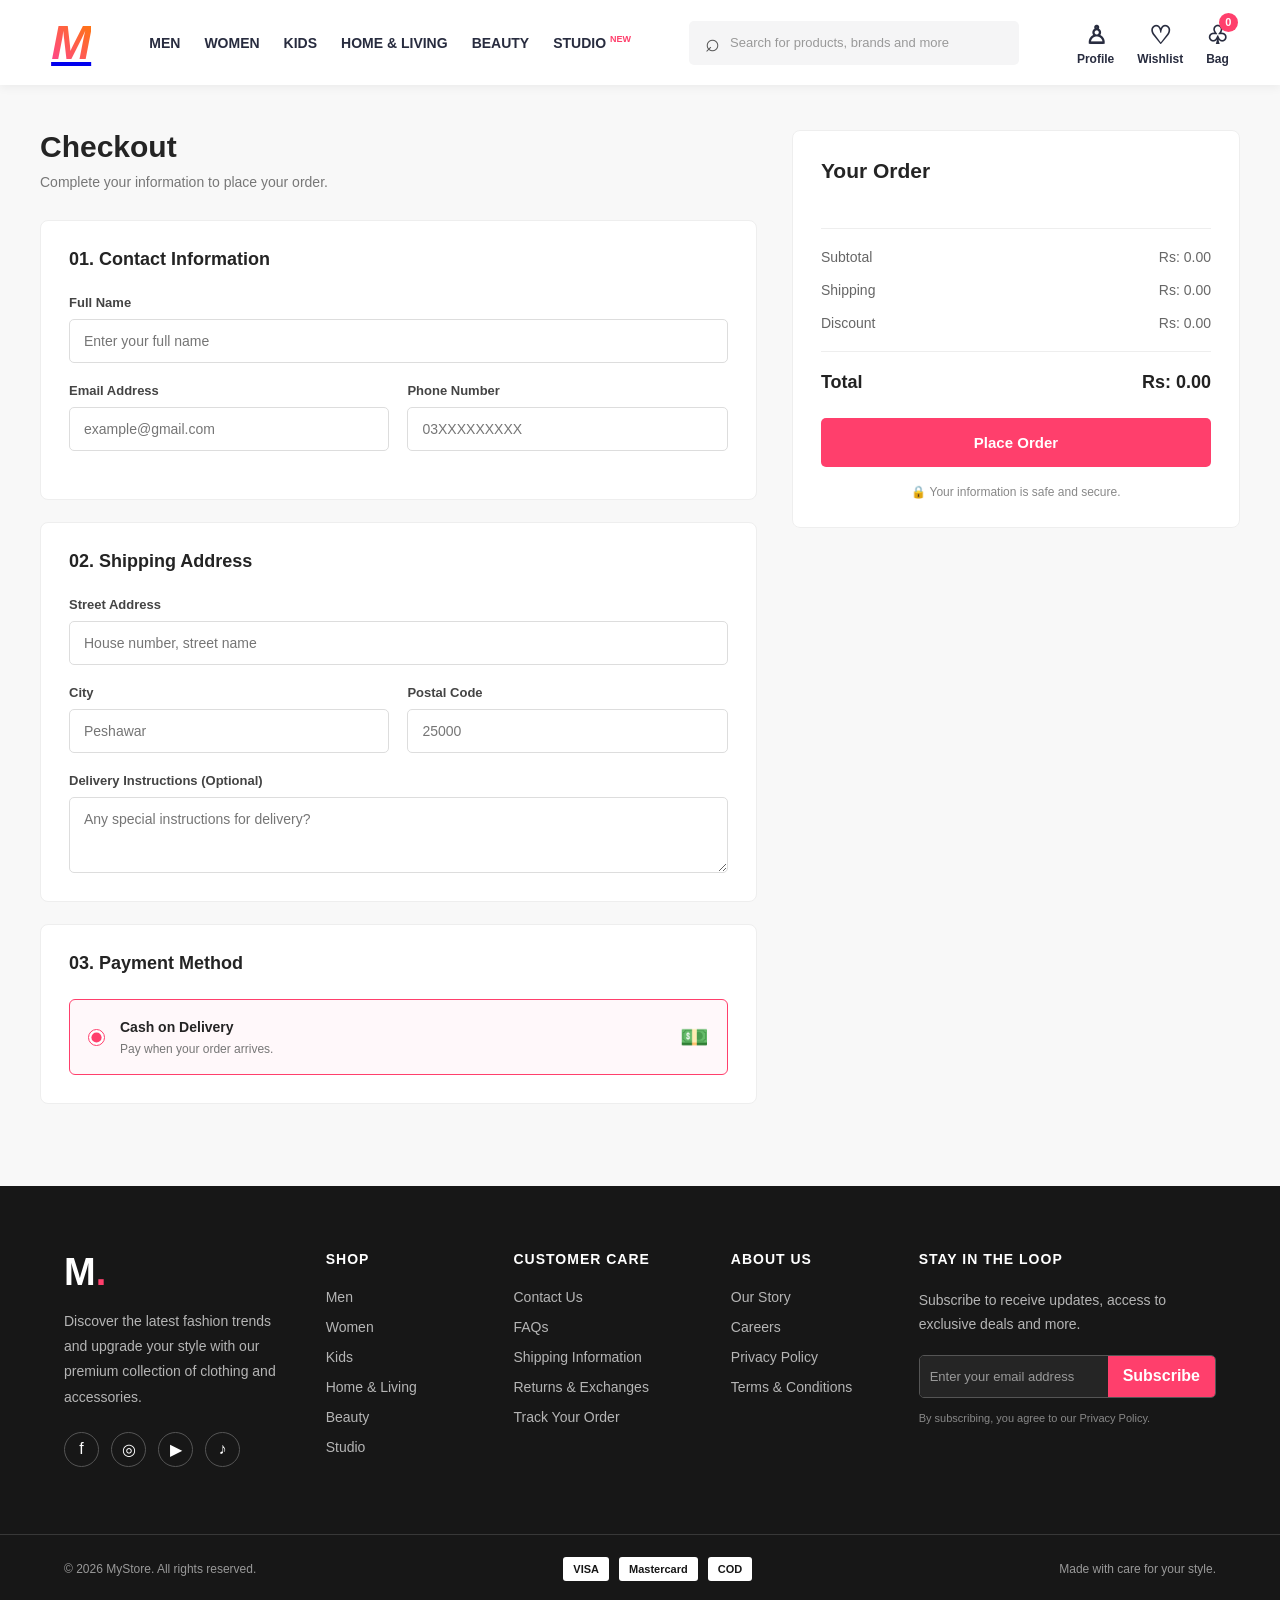
<file: checkout.html>
<!DOCTYPE html>
<html lang="en">
  <head>
    <meta charset="UTF-8" />
    <meta name="viewport" content="width=device-width, initial-scale=1.0" />

    <title>Checkout | MyStore</title>

    <link rel="stylesheet" href="./css/global.css" />
    <link rel="stylesheet" href="./css/checkout.css" />
    <link rel="stylesheet" href="./css/footer.css" />
  </head>
  <body>
    <!-- Checkout Header -->

    <div id="navbar"></div>

    <main class="checkout-container">
      <section class="checkout-left">
        <h1>Checkout</h1>
        <p class="checkout-subtitle">
          Complete your information to place your order.
        </p>

        <!-- Contact Information -->
        <div class="checkout-section">
          <h2>01. Contact Information</h2>

          <div class="checkout-field">
            <label for="fullName">Full Name</label>
            <input
              type="text"
              id="fullName"
              placeholder="Enter your full name"
              required
            />
          </div>

          <div class="checkout-grid">
            <div class="checkout-field">
              <label for="email">Email Address</label>
              <input
                type="email"
                id="email"
                placeholder="example@gmail.com"
                required
              />
            </div>

            <div class="checkout-field">
              <label for="phone">Phone Number</label>
              <input type="tel" id="phone" placeholder="03XXXXXXXXX" required />
            </div>
          </div>
        </div>

        <!-- Shipping Address -->
        <div class="checkout-section">
          <h2>02. Shipping Address</h2>

          <div class="checkout-field">
            <label for="address">Street Address</label>
            <input
              type="text"
              id="address"
              placeholder="House number, street name"
              required
            />
          </div>

          <div class="checkout-grid">
            <div class="checkout-field">
              <label for="city">City</label>
              <input type="text" id="city" placeholder="Peshawar" required />
            </div>

            <div class="checkout-field">
              <label for="postalCode">Postal Code</label>
              <input type="text" id="postalCode" placeholder="25000" />
            </div>
          </div>

          <div class="checkout-field">
            <label for="instructions">Delivery Instructions (Optional)</label>
            <textarea
              id="instructions"
              placeholder="Any special instructions for delivery?"
              rows="3"
            ></textarea>
          </div>
        </div>

        <!-- Payment Method -->
        <div class="checkout-section">
          <h2>03. Payment Method</h2>

          <label class="payment-option">
            <input type="radio" name="payment" value="cod" checked />

            <div>
              <strong>Cash on Delivery</strong>
              <p>Pay when your order arrives.</p>
            </div>

            <span class="payment-icon">💵</span>
          </label>
        </div>
      </section>

      <!-- Order Summary -->
      <aside class="checkout-right">
        <div class="order-summary">
          <h2>Your Order</h2>

          <!-- Selected Products -->
          <div id="checkoutProducts">
            <!-- All Products appear here from js -->
          </div>

          <div class="summary-divider"></div>

          <div class="summary-row">
            <span>Subtotal</span>
            <span id="checkoutSubtotal">Rs. 0</span>
          </div>

          <div class="summary-row">
            <span>Shipping</span>
            <span id="checkoutShipping">Rs. 0</span>
          </div>

          <div class="summary-row">
            <span>Discount</span>
            <span id="checkoutDiscount">Rs. 0</span>
          </div>

          <div class="summary-divider"></div>

          <div class="summary-row summary-total">
            <strong>Total</strong>
            <strong id="checkoutTotal">Rs. 0</strong>
          </div>

          <button type="button" class="place-order-btn">Place Order</button>

          <p class="secure-message">🔒 Your information is safe and secure.</p>
        </div>
      </aside>
    </main>

    <div id="footer"></div>

    <script src="./js/allProductsArray.js"></script>
    <script src="./js/global.js"></script>
    <script src="./js/checkout.js"></script>
    <script src="./js/navbar.js"></script>
    <script src="./js/footer.js"></script>
  </body>
</html>
</file>
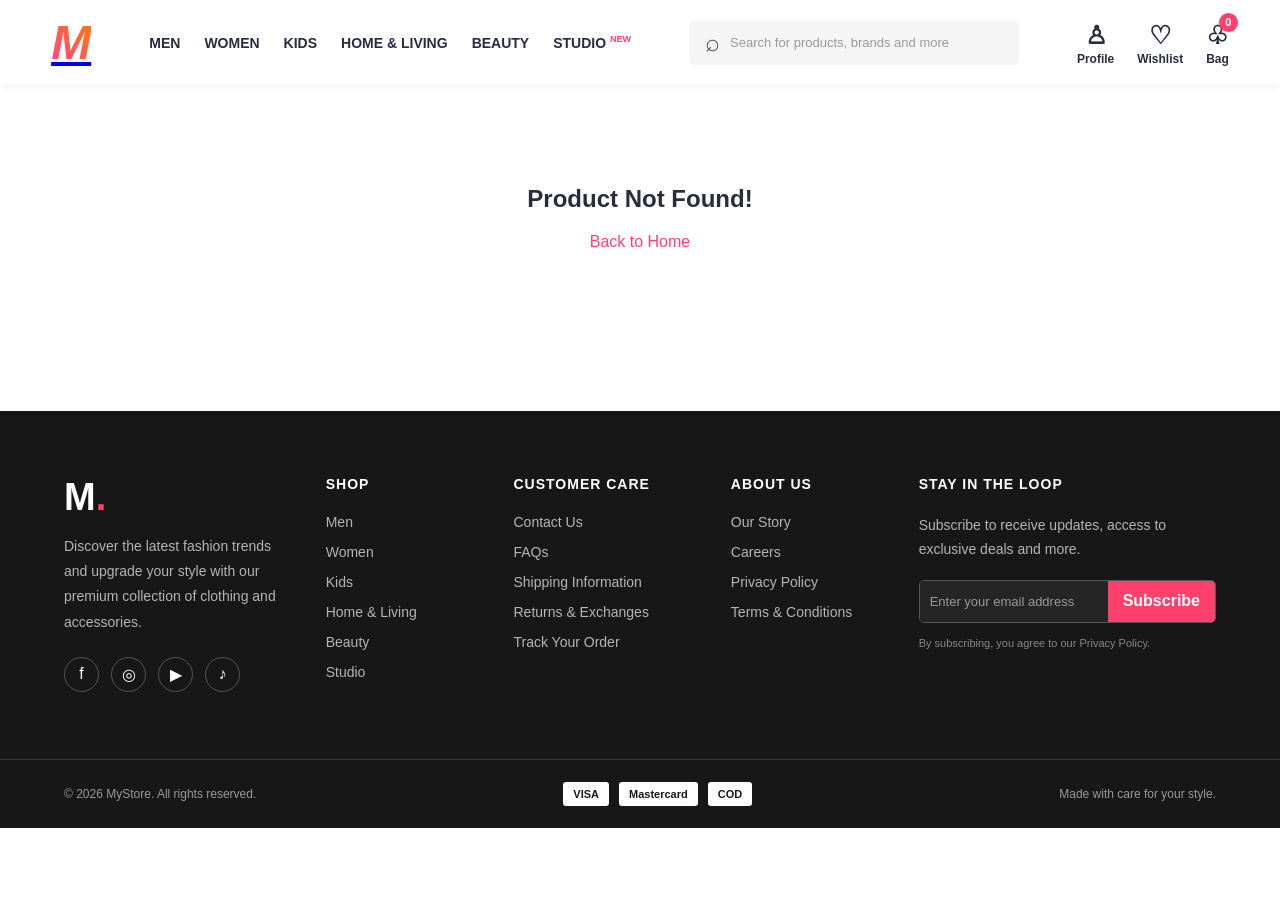
<file: detail.html>
<!DOCTYPE html>
<html lang="en">
  <head>
    <meta charset="UTF-8" />
    <meta name="viewport" content="width=device-width, initial-scale=1.0" />
    <title>Product Details | Fashion Store</title>

    <!-- Main CSS -->
    <link rel="stylesheet" href="./css/global.css" />

    <!-- Product Details CSS -->
    <link rel="stylesheet" href="./css/detail.css" />
    <link rel="stylesheet" href="./css/footer.css" />
  </head>

  <body>
    <!-- Navbar -->
    <div id="navbar"></div>

    <div class="detail-container"></div>

    <div id="footer"></div>

    <!-- Load product arrays first -->
    <script src="./js/allProductsArray.js"></script>

    <!-- Cart functionality -->
    <script src="./js/global.js"></script>

    <!-- Detail page logic must be last -->
    <script src="./js/detail.js"></script>

    <script src="/js/footer.js"></script>
    <script src="./js/footer.js"></script>
    <script src="/js/navbar.js"></script>
  </body>
</html>
</file>
<file: css/global.css>
/* =========================================
   1. GLOBAL RESET & VARIABLES
========================================= */

:root {
  --primary: #ff3f6c;
  --primary-dark: #e8325d;
  --dark: #282c3f;
  --text: #444;
  --light-text: #777;
  --background: #ffffff;
  --light-bg: #f8f8fa;
  --border: #e8e8e8;
  --shadow: 0 4px 15px rgba(0, 0, 0, 0.07);
  --transition: all 0.3s ease;
}

* {
  margin: 0;
  padding: 0;
  box-sizing: border-box;
}

html {
  scroll-behavior: smooth;
}

body {
  font-family: Arial, Helvetica, sans-serif;
  background-color: var(--background);
  color: var(--dark);
  overflow-x: hidden;
}

button,
input {
  font: inherit;
}

button {
  cursor: pointer;
}

/* =========================================
 2. NAVBAR
========================================= */

.navbar {
  width: 100%;
  min-height: 85px;
  display: flex;
  align-items: center;
  justify-content: space-between;
  gap: 25px;
  padding: 0 4%;
  background-color: #fff;
  box-shadow: 0 2px 10px rgba(0, 0, 0, 0.06);
  position: sticky;
  top: 0;
  z-index: 1000;
}

/* Logo */

.logo {
  font-size: 48px;
  font-weight: 900;
  font-style: italic;
  background: linear-gradient(45deg, #ff3f9b, #ff7b00);
  background-clip: text;
  -webkit-background-clip: text;
  color: transparent;
  cursor: pointer;
  flex-shrink: 0;
}

/* =========================================
 3. NAVIGATION LINKS
========================================= */

.nav-links {
  display: flex;
  align-items: center;
  gap: 24px;
}

.nav-links a {
  position: relative;
  text-decoration: none;
  color: var(--dark);
  font-size: 14px;
  font-weight: 700;
  white-space: nowrap;
  transition: var(--transition);
}

.nav-links a::after {
  content: "";
  position: absolute;
  width: 0;
  height: 3px;
  background-color: var(--primary);
  bottom: -10px;
  left: 0;
  transition: var(--transition);
}

.nav-links a:hover {
  color: var(--primary);
}

.nav-links a:hover::after {
  width: 100%;
}

.nav-links sup {
  color: var(--primary);
  font-size: 9px;
  font-weight: bold;
}

/* =========================================
 4. SEARCH BOX
========================================= */

.search-box {
  display: flex;
  align-items: center;
  background-color: #f5f5f6;
  padding: 0 15px;
  height: 44px;
  width: 28%;
  min-width: 170px;
  border: 1px solid transparent;
  border-radius: 5px;
  transition: var(--transition);
}

.search-box:focus-within {
  background-color: white;
  border-color: var(--primary);
}

.search-icon {
  font-size: 25px;
  margin-right: 10px;
  color: #555;
}

.search-box input {
  width: 100%;
  border: none;
  outline: none;
  background: transparent;
  font-size: 13px;
  color: var(--dark);
}

.search-box input::placeholder {
  color: #999;
}

/* =========================================
 5. PROFILE, WISHLIST & BAG
========================================= */

.nav-actions {
  display: flex;
  align-items: center;
  gap: 23px;
  flex-shrink: 0;
}

.nav-actions a {
  text-decoration: none;
  color: inherit;
}

.action {
  display: flex;
  flex-direction: column;
  align-items: center;
  justify-content: center;
  gap: 2px;
  font-size: 12px;
  font-weight: 600;
  color: var(--dark);
  cursor: pointer;
  position: relative;
  transition: var(--transition);
}

.action:hover {
  color: var(--primary);
}

.icon {
  font-size: 25px;
  line-height: 30px;
}

/* Cart Badge */

.badge {
  position: absolute;
  top: -7px;
  right: -9px;
  background-color: var(--primary);
  color: white;
  border-radius: 50%;
  width: 19px;
  height: 19px;
  font-size: 11px;
  font-weight: bold;
  display: flex;
  align-items: center;
  justify-content: center;
}

/* =========================================
 6. PRODUCTS CONTAINER
========================================= */

.products-container {
  width: 100%;
  min-height: 400px;
  padding: 60px 4%;
  background-color: var(--light-bg);

  display: grid;
  grid-template-columns: repeat(5, minmax(0, 1fr));
  gap: 30px;
  align-items: start;
}

/* Product Card Link */

.products-container > a {
  display: block;
  text-decoration: none;
  color: inherit;
}

/* =========================================
 7. PRODUCT CARD
========================================= */

.product-card {
  width: 100%;
  height: 100%;
  background-color: white;
  border-radius: 8px;
  overflow: hidden;
  box-shadow: var(--shadow);
  transition: var(--transition);
  border: 1px solid #f0f0f0;
}

.product-card:hover {
  transform: translateY(-7px);
  box-shadow: 0 10px 25px rgba(0, 0, 0, 0.12);
}

/* =========================================
 8. PRODUCT IMAGE
========================================= */

.product-image {
  width: 100%;
  height: 270px;
  position: relative;
  overflow: hidden;
  background-color: #f5f5f5;
}

.product-image img {
  width: 100%;
  height: 100%;
  object-fit: cover;
  display: block;
  transition: transform 0.5s ease;
}

.product-card:hover .product-image img {
  transform: scale(1.06);
}

/* Discount Badge */

.discount {
  position: absolute;
  top: 12px;
  left: 12px;
  background-color: var(--primary);
  color: white;
  padding: 6px 10px;
  font-size: 11px;
  font-weight: bold;
  border-radius: 4px;
  z-index: 2;
}

/* =========================================
 9. PRODUCT INFORMATION
========================================= */

.product-info {
  padding: 16px;
}

.category {
  color: var(--light-text);
  font-size: 12px;
  margin-bottom: 9px;
}

.product-info h3 {
  font-size: 15px;
  font-weight: 700;
  color: var(--dark);
  margin-bottom: 10px;
  line-height: 1.4;
}

/* =========================================
 10. PRODUCT RATING
========================================= */

.rating {
  color: #f5a623;
  font-size: 13px;
  margin-bottom: 13px;
}

.rating span {
  color: var(--light-text);
}

/* =========================================
 11. PRODUCT PRICE
========================================= */

.price {
  display: flex;
  align-items: center;
  flex-wrap: wrap;
  gap: 9px;
  margin-bottom: 15px;
}

.price span {
  font-size: 16px;
  font-weight: bold;
  color: var(--dark);
}

.price del {
  color: #999;
  text-decoration: line-through;
  font-size: 12px;
}

/* =========================================
 12. PRODUCT BUTTON
========================================= */

.product-info button {
  width: 100%;
  padding: 11px;
  background-color: var(--dark);
  color: white;
  border: none;
  border-radius: 5px;
  cursor: pointer;
  font-size: 13px;
  font-weight: 600;
  transition: var(--transition);
}

.product-info button:hover {
  background-color: var(--primary);
}

/* =========================================
 13. TABLET RESPONSIVE
========================================= */

@media (max-width: 1100px) {
  .navbar {
    gap: 15px;
    padding: 0 3%;
  }

  .logo {
    font-size: 40px;
  }

  .nav-links {
    gap: 13px;
  }

  .nav-links a {
    font-size: 12px;
  }

  .search-box {
    width: 23%;
  }

  .nav-actions {
    gap: 13px;
  }

  .products-container {
    grid-template-columns: repeat(3, minmax(0, 1fr));
    gap: 25px;
  }
}

/* =========================================
 14. MOBILE RESPONSIVE
========================================= */

@media (max-width: 768px) {
  .navbar {
    min-height: auto;
    padding: 15px 4%;
    flex-wrap: wrap;
    gap: 15px;
  }

  .logo {
    font-size: 38px;
  }

  .nav-links {
    order: 3;
    width: 100%;
    gap: 22px;
    overflow-x: auto;
    padding: 12px 0;
    scrollbar-width: none;
  }

  .nav-links::-webkit-scrollbar {
    display: none;
  }

  .nav-links a {
    font-size: 13px;
  }

  .search-box {
    order: 4;
    width: 100%;
  }

  .nav-actions {
    margin-left: auto;
    gap: 17px;
  }

  .products-container {
    grid-template-columns: repeat(2, minmax(0, 1fr));
    padding: 30px 4%;
    gap: 18px;
  }

  .product-image {
    height: 230px;
  }

  .product-info {
    padding: 12px;
  }

  .product-info h3 {
    font-size: 14px;
  }
}

/* =========================================
 15. SMALL MOBILE
========================================= */

@media (max-width: 400px) {
  .products-container {
    gap: 12px;
    padding: 20px 3%;
  }

  .product-image {
    height: 180px;
  }

  .product-info {
    padding: 10px;
  }

  .product-info h3 {
    font-size: 13px;
  }

  .price span {
    font-size: 14px;
  }

  .nav-actions {
    gap: 12px;
  }

  .action {
    font-size: 10px;
  }
}

.carousel-section {
  width: 90%;
  margin: 50px auto;
}

.carousel-section h2 {
  margin-bottom: 20px;
  font-size: 25px;
}

.carousel-container {
  position: relative;
  overflow: hidden;
}

.carousel-track {
  display: flex;
  gap: 15px;
  transition: transform 0.6s ease;
}

.carousel-card {
  flex: 0 0 calc((100% - 45px) / 4);
  min-width: 0;
}

.carousel-card img {
  width: 100%;
  height: 280px;
  object-fit: cover;
  border-radius: 8px;
}

.carousel-card h3 {
  font-size: 16px;
  margin-top: 10px;
}

.carousel-card p {
  margin-top: 5px;
}

.prevBtn,
.nextBtn {
  position: absolute;
  top: 40%;
  z-index: 2;
  border: none;
  background: white;
  padding: 12px;
  cursor: pointer;
  border-radius: 50%;
  box-shadow: 0 2px 8px #0003;
}

.prevBtn {
  left: 5px;
}

.nextBtn {
  right: 5px;
}

@media (max-width: 900px) {
  .carousel-card {
    flex-basis: calc((100% - 30px) / 3);
  }
}

@media (max-width: 600px) {
  .carousel-card {
    flex-basis: calc((100% - 15px) / 2);
  }

  .carousel-card img {
    height: 180px;
  }
}
</file>
<file: css/checkout.css>
/* General */
* {
  margin: 0;
  padding: 0;
  box-sizing: border-box;
}

body {
  font-family: Arial, sans-serif;
  background: #f8f8f8;
  color: #242424;
}

/* Header */
.checkout-header {
  background: #ffffff;
  padding: 20px 6%;
  display: flex;
  align-items: center;
  justify-content: space-between;
  border-bottom: 1px solid #eeeeee;
}

.checkout-logo {
  font-size: 32px;
  font-weight: 800;
  color: #222;
  text-decoration: none;
}

.checkout-logo span {
  color: #ff3f6c;
}

.checkout-header h2 {
  font-size: 19px;
  font-weight: 600;
}

.back-to-bag {
  text-decoration: none;
  color: #555;
  font-size: 14px;
}

/* Main Layout */
.checkout-container {
  max-width: 1250px;
  margin: 45px auto;
  padding: 0 25px;
  display: grid;
  grid-template-columns: 1.6fr 1fr;
  gap: 35px;
}

.checkout-left h1 {
  font-size: 30px;
  margin-bottom: 10px;
}

.checkout-subtitle {
  color: #777;
  font-size: 14px;
  margin-bottom: 30px;
}

/* Checkout Sections */
.checkout-section {
  background: #ffffff;
  padding: 28px;
  border: 1px solid #eeeeee;
  border-radius: 8px;
  margin-bottom: 22px;
}

.checkout-section h2 {
  font-size: 18px;
  margin-bottom: 25px;
}

/* Form Fields */
.checkout-field {
  display: flex;
  flex-direction: column;
  gap: 9px;
  margin-bottom: 20px;
}

.checkout-field:last-child {
  margin-bottom: 0;
}

.checkout-field label {
  font-size: 13px;
  font-weight: 600;
  color: #444;
}

.checkout-field input,
.checkout-field textarea {
  width: 100%;
  padding: 13px 14px;
  border: 1px solid #dddddd;
  border-radius: 5px;
  outline: none;
  font-size: 14px;
  font-family: inherit;
  transition: 0.3s;
}

.checkout-field input:focus,
.checkout-field textarea:focus {
  border-color: #ff3f6c;
}

.checkout-field textarea {
  resize: vertical;
}

.checkout-grid {
  display: grid;
  grid-template-columns: 1fr 1fr;
  gap: 18px;
}

/* Payment */
.payment-option {
  display: flex;
  align-items: center;
  gap: 15px;
  border: 1px solid #ff3f6c;
  background: #fff8fa;
  padding: 18px;
  border-radius: 6px;
  cursor: pointer;
}

.payment-option input {
  accent-color: #ff3f6c;
  width: 17px;
  height: 17px;
}

.payment-option strong {
  font-size: 14px;
}

.payment-option p {
  color: #777;
  font-size: 12px;
  margin-top: 6px;
}

.payment-icon {
  margin-left: auto;
  font-size: 23px;
}

/* Order Summary */
.checkout-right {
  align-self: start;
  position: sticky;
  top: 25px;
}

.order-summary {
  background: #ffffff;
  border: 1px solid #eeeeee;
  border-radius: 8px;
  padding: 28px;
}

.order-summary h2 {
  font-size: 21px;
  margin-bottom: 25px;
}

.empty-message {
  color: #999;
  font-size: 13px;
  padding: 15px 0;
}

/* Summary Rows */
.summary-divider {
  height: 1px;
  background: #eeeeee;
  margin: 20px 0;
}

.summary-row {
  display: flex;
  justify-content: space-between;
  align-items: center;
  margin-bottom: 17px;
  font-size: 14px;
  color: #666;
}

.summary-total {
  color: #222;
  font-size: 18px;
  margin-bottom: 25px;
}

/* Place Order */
.place-order-btn {
  width: 100%;
  padding: 16px;
  background: #ff3f6c;
  color: #ffffff;
  border: none;
  border-radius: 5px;
  font-size: 15px;
  font-weight: 700;
  cursor: pointer;
  transition: 0.3s;
}

.place-order-btn:hover {
  background: #e52d59;
}

.secure-message {
  text-align: center;
  font-size: 12px;
  color: #888;
  margin-top: 18px;
}

/* Responsive */
@media (max-width: 850px) {
  .checkout-container {
    grid-template-columns: 1fr;
    gap: 20px;
  }

  .checkout-right {
    position: static;
  }
}

@media (max-width: 550px) {
  .checkout-header {
    padding: 16px 5%;
  }

  .checkout-header h2 {
    font-size: 14px;
  }

  .checkout-logo {
    font-size: 26px;
  }

  .back-to-bag {
    font-size: 12px;
  }

  .checkout-container {
    margin: 25px auto;
    padding: 0 15px;
  }

  .checkout-left h1 {
    font-size: 25px;
  }

  .checkout-section,
  .order-summary {
    padding: 20px;
  }

  .checkout-grid {
    grid-template-columns: 1fr;
    gap: 0;
  }
}

/* Checkout Products Container */

#checkoutProducts {
  display: flex;
  flex-direction: column;
  gap: 18px;
  margin-bottom: 20px;
  height: fit-content;
}

/* Single Product */

.checkout-item {
  display: flex;
  align-items: center;
  gap: 12px;
  padding-bottom: 16px;
  border-bottom: 1px solid #eee;
  position: relative;
}

/* Product Image */

.checkout-item-image {
  width: 70px;
  height: 80px;
  flex-shrink: 0;
  overflow: hidden;
  border-radius: 5px;
  background: #f5f5f5;
}

.checkout-item-image img {
  width: 100%;
  height: 100%;
  object-fit: cover;
}

/* Product Information */

.checkout-item-info {
  flex: 1;
  min-width: 0;
}

.checkout-item-info h3 {
  font-size: 13px;
  font-weight: 600;
  color: #222;
  margin-bottom: 6px;
}

.checkout-item-info p {
  font-size: 12px;
  color: #777;
  margin-bottom: 5px;
}

.checkout-item-info .product-price {
  color: #222;
  font-weight: 600;
}

/* Product Total */

.checkout-item-total {
  font-size: 13px;
  font-weight: 600;
  color: #222;
  white-space: nowrap;
}

/* Empty Cart */

.empty-cart {
  font-size: 13px;
  color: #999;
  padding: 10px 0;
}

#removeIcon img {
  position: absolute;
  right: 3px;
  top: 1px;
  width: 20px;
  height: 20px;
}

#cartLink {
  text-decoration: none;
}
</file>
<file: css/footer.css>
/* Main Footer */
.store-footer {
  background: #171717;
  color: #ffffff;
  font-family: Arial, sans-serif;
  margin-top: 60px;
}

/* Footer Main */
.footer-main {
  max-width: 1400px;
  margin: auto;
  padding: 65px 5%;
  display: grid;
  grid-template-columns: 1.5fr 1fr 1.2fr 1fr 1.8fr;
  gap: 40px;
}

/* Brand */
.footer-logo {
  display: inline-block;
  font-size: 38px;
  font-weight: 800;
  color: #ffffff;
  text-decoration: none;
  margin-bottom: 15px;
}

.footer-logo span {
  color: #ff3f6c;
}

.footer-brand p {
  color: #b5b5b5;
  font-size: 14px;
  line-height: 1.8;
  margin-bottom: 22px;
  max-width: 260px;
}

/* Social Links */
.footer-socials {
  display: flex;
  gap: 12px;
}

.footer-socials a {
  width: 35px;
  height: 35px;
  display: flex;
  justify-content: center;
  align-items: center;
  border: 1px solid #555;
  border-radius: 50%;
  color: #ffffff;
  text-decoration: none;
  font-size: 16px;
  transition: 0.3s;
}

.footer-socials a:hover {
  background: #ff3f6c;
  border-color: #ff3f6c;
  transform: translateY(-3px);
}

/* Footer Columns */
.footer-column h3,
.footer-newsletter h3 {
  font-size: 14px;
  letter-spacing: 1px;
  margin-bottom: 22px;
  color: #ffffff;
}

.footer-column a {
  display: block;
  color: #b5b5b5;
  text-decoration: none;
  font-size: 14px;
  margin-bottom: 14px;
  transition: 0.3s;
}

.footer-column a:hover {
  color: #ff3f6c;
  padding-left: 4px;
}

/* Newsletter */
.footer-newsletter p {
  color: #b5b5b5;
  font-size: 14px;
  line-height: 1.7;
  margin-bottom: 18px;
}

.newsletter-form {
  display: flex;
  width: 100%;
  border: 1px solid #555;
  border-radius: 5px;
  overflow: hidden;
}

.newsletter-form input {
  min-width: 0;
  flex: 1;
  padding: 13px 10px;
  border: none;
  outline: none;
  background: #252525;
  color: #ffffff;
  font-size: 13px;
}

.newsletter-form input::placeholder {
  color: #999;
}

.newsletter-form button {
  padding: 0 15px;
  border: none;
  background: #ff3f6c;
  color: #ffffff;
  font-weight: 600;
  cursor: pointer;
  transition: 0.3s;
}

.newsletter-form button:hover {
  background: #e52c59;
}

.footer-newsletter small {
  display: block;
  color: #888;
  font-size: 11px;
  margin-top: 12px;
  line-height: 1.5;
}

/* Footer Bottom */
.footer-bottom {
  border-top: 1px solid #383838;
  max-width: 1400px;
  margin: auto;
  padding: 22px 5%;
  display: flex;
  justify-content: space-between;
  align-items: center;
  gap: 20px;
}

.footer-bottom p {
  color: #999;
  font-size: 12px;
  margin: 0;
}

.footer-payments {
  display: flex;
  gap: 10px;
  flex-wrap: wrap;
}

.footer-payments span {
  background: #ffffff;
  color: #171717;
  padding: 6px 10px;
  border-radius: 3px;
  font-size: 11px;
  font-weight: bold;
}

/* Tablet Responsive */
@media (max-width: 1000px) {
  .footer-main {
    grid-template-columns: repeat(3, 1fr);
    gap: 35px;
  }

  .footer-brand {
    grid-column: span 3;
  }

  .footer-newsletter {
    grid-column: span 2;
  }
}

/* Mobile Responsive */
@media (max-width: 600px) {
  .footer-main {
    grid-template-columns: repeat(2, 1fr);
    padding: 45px 6%;
    gap: 30px 20px;
  }

  .footer-brand {
    grid-column: span 2;
  }

  .footer-newsletter {
    grid-column: span 2;
  }

  .footer-bottom {
    flex-direction: column;
    text-align: center;
    padding: 25px 15px;
  }

  .footer-column h3,
  .footer-newsletter h3 {
    font-size: 13px;
  }
}
</file>
<file: css/detail.css>
/* =================================
   PRODUCT DETAIL PAGE
================================= */

/* Main Container */

.detail-page {
  width: 100%;
  max-width: 1400px;
  margin: auto;
  padding: 35px 5%;
  font-family: Arial, sans-serif;
  color: #282c3f;
}

/* =================================
 BREADCRUMB
================================= */

.detail-breadcrumb {
  display: flex;
  align-items: center;
  flex-wrap: wrap;
  gap: 10px;
  margin-bottom: 35px;
  font-size: 14px;
  color: #777;
}

.detail-breadcrumb a {
  text-decoration: none;
  color: #555;
}

.detail-breadcrumb a:hover {
  color: #ff3f6c;
}

.detail-breadcrumb span {
  color: #282c3f;
}

/* =================================
 PRODUCT DETAILS LAYOUT
================================= */

.detail-product {
  display: grid;
  grid-template-columns: 1fr 1fr;
  gap: 60px;
  align-items: start;
}

/* =================================
 PRODUCT IMAGE
================================= */

.detail-gallery {
  width: 100%;
}

.detail-main-image {
  width: 100%;
  height: 550px;
  position: relative;
  overflow: hidden;
  border-radius: 8px;
  background: #f5f5f5;
}

.detail-main-image img {
  width: 100%;
  height: 100%;
  object-fit: cover;
  display: block;
}

.detail-discount {
  position: absolute;
  top: 20px;
  left: 20px;
  z-index: 1;
  background: #ff3f6c;
  color: white;
  padding: 9px 15px;
  font-size: 13px;
  font-weight: bold;
  border-radius: 4px;
}

/* =================================
 PRODUCT INFORMATION
================================= */

.detail-information {
  width: 100%;
  padding: 10px 0;
}

.detail-category {
  color: #888;
  font-size: 14px;
  margin-bottom: 12px;
}

.detail-title {
  font-size: 30px;
  font-weight: 700;
  line-height: 1.4;
  margin-bottom: 18px;
  color: #282c3f;
}

/* =================================
 RATING
================================= */

.detail-rating {
  display: flex;
  align-items: center;
  gap: 12px;
  margin-bottom: 22px;
}

.detail-rating span {
  color: #f5a623;
  font-size: 18px;
}

.detail-rating p {
  color: #777;
  font-size: 14px;
}

/* =================================
 PRICE
================================= */

.detail-price {
  display: flex;
  align-items: center;
  flex-wrap: wrap;
  gap: 15px;
  margin-bottom: 22px;
}

.detail-price h2 {
  font-size: 27px;
  color: #282c3f;
}

.detail-price del {
  color: #999;
  font-size: 16px;
}

.detail-price span {
  color: #ff3f6c;
  font-size: 14px;
  font-weight: bold;
}

/* =================================
 DESCRIPTION
================================= */

.detail-description {
  color: #666;
  font-size: 15px;
  line-height: 1.8;
  margin-bottom: 28px;
}

/* =================================
 SIZE SELECTION
================================= */

.detail-selection {
  margin-bottom: 25px;
}

.detail-selection h3 {
  font-size: 17px;
  margin-bottom: 15px;
}

.detail-size-options {
  display: flex;
  flex-wrap: wrap;
  gap: 12px;
}

.detail-size-options button {
  width: 48px;
  height: 45px;
  border: 1px solid #ddd;
  background: white;
  border-radius: 5px;
  font-size: 14px;
  cursor: pointer;
  transition: 0.3s;
}

.detail-size-options button:hover {
  border-color: #ff3f6c;
  color: #ff3f6c;
}

/* =================================
 QUANTITY
================================= */

.detail-quantity {
  display: flex;
  align-items: center;
  gap: 15px;
  margin-bottom: 28px;
}

.detail-quantity h3 {
  font-size: 16px;
}

.detail-quantity button {
  width: 35px;
  height: 35px;
  border: 1px solid #ddd;
  background: white;
  border-radius: 4px;
  cursor: pointer;
  font-size: 18px;
}

.detail-quantity span {
  font-size: 16px;
  font-weight: bold;
}

/* =================================
 PRODUCT BUTTONS
================================= */

.detail-buttons {
  display: flex;
  gap: 15px;
  margin-bottom: 30px;
}

.detail-buttons button {
  width: 100%;
  padding: 15px;
  border: none;
  border-radius: 5px;
  font-size: 15px;
  font-weight: bold;
  cursor: pointer;
  transition: 0.3s;
}

.detail-buttons button:hover {
  background: black;
  color: white;
}

.detail-add-cart {
  background: #ff3f6c;
  color: white;
}

.detail-add-cart:hover {
  background: #e8325d;
}

.detail-buy-now {
  background: #282c3f;
  color: white;
}

.detail-buy-now:hover {
  background: #41465e;
}

/* =================================
 EXTRA INFORMATION
================================= */

.detail-extra {
  border-top: 1px solid #eee;
  padding-top: 20px;
}

.detail-extra p {
  color: #555;
  font-size: 14px;
  margin-bottom: 13px;
}

/* =================================
 MORE PRODUCT DETAILS
================================= */

.detail-more {
  margin-top: 55px;
  padding: 30px;
  background: #f8f8f8;
  border-radius: 8px;
}

.detail-more h2 {
  font-size: 22px;
  margin-bottom: 15px;
}

.detail-more p {
  color: #666;
  font-size: 15px;
  line-height: 1.8;
}

/* =================================
 PRODUCT NOT FOUND
================================= */

.detail-not-found {
  text-align: center;
  padding: 100px 20px;
}

.detail-not-found h2 {
  margin-bottom: 20px;
}

.detail-not-found a {
  color: #ff3f6c;
  text-decoration: none;
}

/* =================================
 RESPONSIVE DESIGN
================================= */

@media (max-width: 768px) {
  .detail-page {
    padding: 25px 4%;
  }

  .detail-product {
    grid-template-columns: 1fr;
    gap: 30px;
  }

  .detail-main-image {
    height: 420px;
  }

  .detail-title {
    font-size: 25px;
  }

  .detail-price h2 {
    font-size: 23px;
  }

  .detail-more {
    margin-top: 35px;
    padding: 20px;
  }
}

@media (max-width: 480px) {
  .detail-main-image {
    height: 350px;
  }

  .detail-buttons {
    flex-direction: column;
  }

  .detail-buttons button {
    width: 100%;
  }

  .detail-title {
    font-size: 22px;
  }

  .detail-breadcrumb {
    font-size: 12px;
  }
}
</file>
